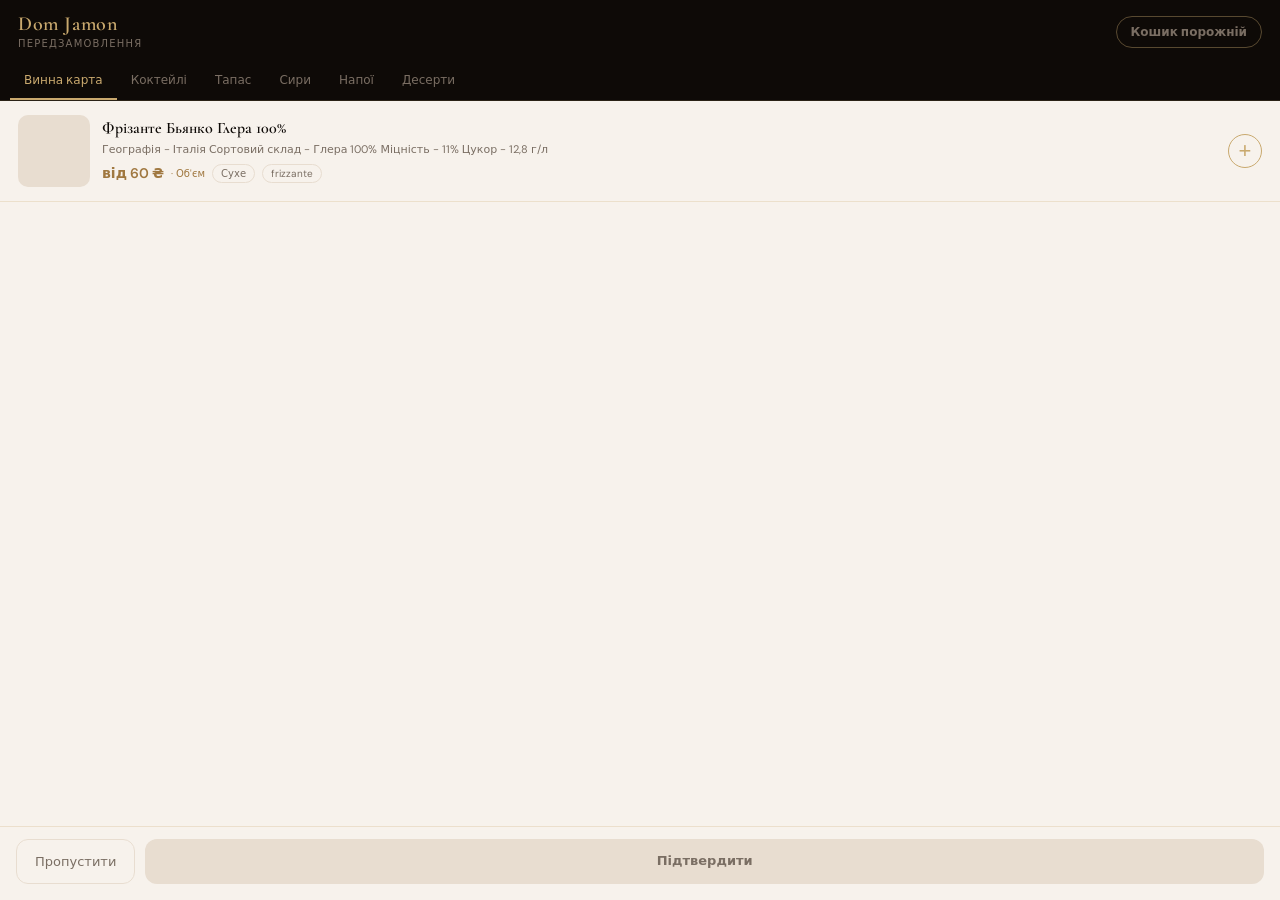
<file: templates/index.html>
<!DOCTYPE html>
<html lang="uk">
<head>
  <meta charset="UTF-8">
  <meta name="viewport" content="width=device-width, initial-scale=1.0, viewport-fit=cover">
  <title>Dom Jamon · Передзамовлення</title>
  <link
    href="https://fonts.googleapis.com/css2?family=Cormorant+Garamond:ital,wght@0,400;0,600;1,400&family=DM+Sans:wght@400;500;600&display=swap"
    rel="stylesheet"
  >
  <link rel="stylesheet" href="style.css">
  <script src="https://telegram.org/js/telegram-web-app.js"></script>
</head>
<body>

<!-- ── Main shell ──────────────────────────────── -->
<div class="shell">

  <div class="topbar">
    <div>
      <div class="brand-name">Dom Jamon</div>
      <div class="brand-sub">Передзамовлення</div>
    </div>
    <button class="cart-pill" id="cart-pill" onclick="openCartDrawer()">
      <span id="pill-label">Кошик порожній</span>
    </button>
  </div>

  <div class="cat-strip-wrap">
    <div class="cat-strip" id="cat-strip"></div>
  </div>

  <div class="scroll-area" id="scroll-area"></div>

</div>

<!-- ── Bottom bar ──────────────────────────────── -->
<div class="bottom-bar">
  <button class="btn-secondary" onclick="skip()">Пропустити</button>
  <button class="btn-primary" id="confirm-btn" disabled onclick="confirmOrder()">
    <span>Підтвердити</span>
    <span class="sub" id="confirm-sub"></span>
  </button>
</div>

<!-- ── Item popup ──────────────────────────────── -->
<div class="overlay" id="item-overlay" onclick="handleOverlayClick(event, 'item-overlay')">
  <div class="sheet">
    <div id="popup-img-wrap"></div>
    <div class="popup-scroll" id="popup-body"></div>
    <div class="sheet-footer">
      <button class="btn-secondary" onclick="closeItemPopup()">Закрити</button>
      <div class="popup-ctrl-wrap" id="popup-ctrl"></div>
    </div>
  </div>
</div>

<!-- ── Cart drawer ─────────────────────────────── -->
<div class="overlay" id="cart-overlay" onclick="handleOverlayClick(event, 'cart-overlay')">
  <div class="sheet">
    <div class="drawer-header">
      <span class="drawer-title">Ваше замовлення</span>
      <span class="drawer-total" id="drawer-total"></span>
    </div>
    <div class="drawer-body" id="drawer-body"></div>
    <div class="sheet-footer">
      <button class="btn-secondary" onclick="closeCartDrawer()">Продовжити вибір</button>
      <button class="btn-primary" id="drawer-confirm-btn" disabled onclick="confirmOrder()">
        <span>Підтвердити</span>
        <span class="sub" id="drawer-confirm-sub"></span>
      </button>
    </div>
  </div>
</div>

<!-- ── Menu data (inline; in production: fetched from menu.json) ── -->
<script src="app.js"></script>

</body>
</html>
</file>
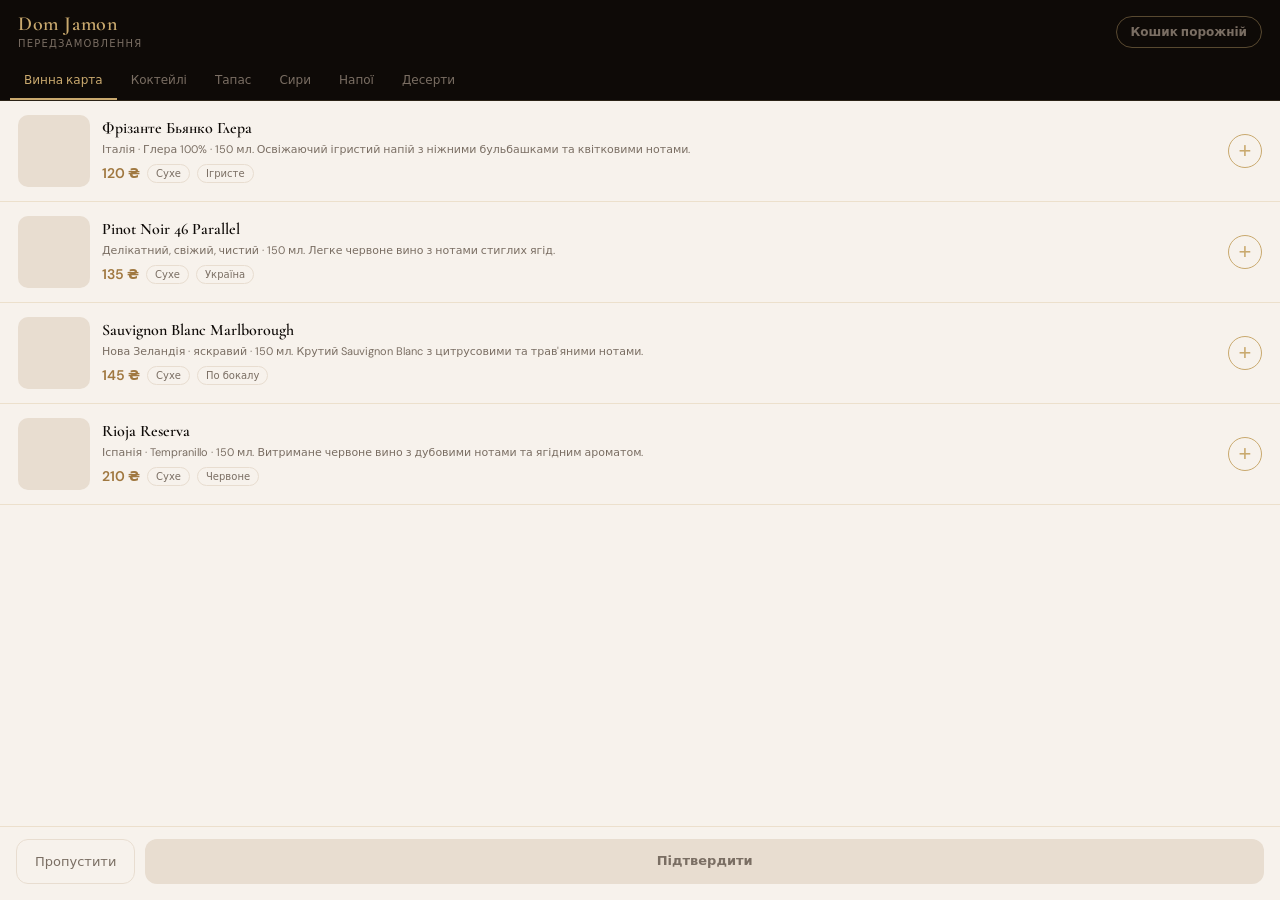
<file: public/preorder.html>
<!DOCTYPE html>
<html lang="uk">
<head>
  <meta charset="UTF-8">
  <meta name="viewport" content="width=device-width, initial-scale=1.0, viewport-fit=cover">
  <title>Dom Jamon · Передзамовлення</title>
  <link
    href="https://fonts.googleapis.com/css2?family=Cormorant+Garamond:ital,wght@0,400;0,600;1,400&family=DM+Sans:wght@400;500;600&display=swap"
    rel="stylesheet"
  >
  <style>
/* ============================================================
   Dom Jamon — Preorder WebApp
   ============================================================ */

:root {
  --ink:       #0e0a07;
  --paper:     #f7f2ec;
  --warm:      #e8ddd0;
  --gold:      #c9a96e;
  --gold-dim:  #a07840;
  --ember:     #b84a2a;
  --smoke:     #7a6e63;
  --line:      rgba(201, 169, 110, 0.25);
  --serif:     'Cormorant Garamond', Georgia, serif;
  --sans:      'DM Sans', system-ui, sans-serif;
}

*,
*::before,
*::after {
  margin: 0;
  padding: 0;
  box-sizing: border-box;
}

html,
body {
  height: 100%;
  width: 100%;
  background: var(--paper);
  color: var(--ink);
  font-family: var(--sans);
  overflow: hidden;
}

/* ── Layout ─────────────────────────────────────────── */

.shell {
  display: flex;
  flex-direction: column;
  height: 100dvh;
}

/* ── Topbar ─────────────────────────────────────────── */

.topbar {
  flex-shrink: 0;
  display: flex;
  align-items: center;
  justify-content: space-between;
  padding: 14px 18px 12px;
  background: var(--ink);
  gap: 12px;
}

.brand-name {
  font-family: var(--serif);
  font-size: 20px;
  font-weight: 600;
  color: var(--gold);
  letter-spacing: 0.03em;
  line-height: 1;
}

.brand-sub {
  font-size: 10px;
  color: var(--smoke);
  letter-spacing: 0.12em;
  text-transform: uppercase;
  margin-top: 3px;
}

.cart-pill {
  display: flex;
  align-items: center;
  gap: 7px;
  background: transparent;
  border: 1.5px solid rgba(201, 169, 110, 0.4);
  color: var(--smoke);
  border-radius: 100px;
  padding: 7px 14px;
  font-family: var(--sans);
  font-size: 12px;
  font-weight: 600;
  cursor: pointer;
  transition: all 0.2s;
  white-space: nowrap;
}

.cart-pill.has-items {
  background: var(--ember);
  border-color: var(--ember);
  color: #fff;
}

.cart-pill:active {
  transform: scale(0.95);
}

/* ── Category strip ──────────────────────────────────── */

.cat-strip-wrap {
  flex-shrink: 0;
  background: var(--ink);
  border-bottom: 1px solid rgba(201, 169, 110, 0.15);
}

.cat-strip {
  display: flex;
  overflow-x: auto;
  scrollbar-width: none;
  padding: 0 10px;
}

.cat-strip::-webkit-scrollbar {
  display: none;
}

.cat-tab {
  flex-shrink: 0;
  padding: 10px 14px;
  font-size: 12px;
  font-weight: 500;
  color: var(--smoke);
  cursor: pointer;
  border-bottom: 2px solid transparent;
  transition: color 0.15s, border-color 0.15s;
  white-space: nowrap;
}

.cat-tab.active {
  color: var(--gold);
  border-bottom-color: var(--gold);
}

/* ── Scroll area ─────────────────────────────────────── */

.scroll-area {
  flex: 1;
  overflow-y: auto;
  overflow-x: hidden;
  padding-bottom: 110px;
}

.scroll-area::-webkit-scrollbar {
  width: 3px;
}

.scroll-area::-webkit-scrollbar-thumb {
  background: var(--warm);
  border-radius: 2px;
}

/* ── Item card ───────────────────────────────────────── */

.item-card {
  display: flex;
  align-items: center;
  gap: 12px;
  padding: 14px 18px;
  border-bottom: 1px solid var(--line);
  position: relative;
  cursor: pointer;
  opacity: 0;
  transform: translateY(6px);
  animation: fadeUp 0.3s ease forwards;
  transition: background 0.15s;
}

.item-card:active {
  background: rgba(201, 169, 110, 0.06);
}

@keyframes fadeUp {
  to {
    opacity: 1;
    transform: none;
  }
}

.item-card.in-cart::before {
  content: '';
  position: absolute;
  left: 0;
  top: 0;
  bottom: 0;
  width: 3px;
  background: var(--gold);
}

.item-thumb {
  width: 72px;
  height: 72px;
  border-radius: 10px;
  object-fit: cover;
  flex-shrink: 0;
  background: var(--warm);
}

.item-thumb-placeholder {
  width: 72px;
  height: 72px;
  border-radius: 10px;
  flex-shrink: 0;
  background: var(--warm);
}

.item-body {
  flex: 1;
  min-width: 0;
}

.item-name {
  font-family: var(--serif);
  font-size: 16px;
  font-weight: 600;
  line-height: 1.2;
  margin-bottom: 3px;
}

.item-desc {
  font-size: 11px;
  color: var(--smoke);
  margin-bottom: 6px;
  line-height: 1.5;
  display: -webkit-box;
  -webkit-line-clamp: 2;
  -webkit-box-orient: vertical;
  overflow: hidden;
}

.item-footer {
  display: flex;
  align-items: center;
  gap: 7px;
  flex-wrap: wrap;
}

.item-price {
  font-size: 14px;
  font-weight: 600;
  color: var(--gold-dim);
}

.item-tag {
  font-size: 10px;
  padding: 2px 8px;
  border-radius: 100px;
  border: 1px solid var(--warm);
  color: var(--smoke);
}

.item-has-options {
  font-size: 10px;
  color: var(--gold-dim);
}

/* ── Item controls ───────────────────────────────────── */

.item-ctrl {
  flex-shrink: 0;
}

.add-btn {
  width: 34px;
  height: 34px;
  border-radius: 50%;
  border: 1.5px solid var(--gold);
  background: transparent;
  color: var(--gold);
  font-size: 22px;
  cursor: pointer;
  display: flex;
  align-items: center;
  justify-content: center;
  transition: background 0.15s, color 0.15s, transform 0.1s;
}

.add-btn:active,
.add-btn:hover {
  background: var(--gold);
  color: var(--ink);
}

.qty-row {
  display: flex;
  align-items: center;
  gap: 5px;
}

.qty-btn {
  width: 28px;
  height: 28px;
  border-radius: 50%;
  border: 1.5px solid var(--warm);
  background: transparent;
  color: var(--ink);
  font-size: 16px;
  cursor: pointer;
  display: flex;
  align-items: center;
  justify-content: center;
  transition: transform 0.1s;
}

.qty-btn:active {
  transform: scale(0.85);
}

.qty-btn.minus {
  color: var(--smoke);
}

.qty-btn.plus {
  border-color: var(--gold);
  color: var(--gold-dim);
}

.qty-num {
  font-size: 15px;
  font-weight: 600;
  min-width: 18px;
  text-align: center;
}

/* ── Shared overlay ──────────────────────────────────── */

.overlay {
  position: fixed;
  inset: 0;
  z-index: 100;
  background: rgba(14, 10, 7, 0.65);
  backdrop-filter: blur(4px);
  -webkit-backdrop-filter: blur(4px);
  display: flex;
  align-items: flex-end;
  opacity: 0;
  pointer-events: none;
  transition: opacity 0.25s ease;
}

.overlay.open {
  opacity: 1;
  pointer-events: all;
}

/* ── Sheet base (shared by popup + drawer) ───────────── */

.sheet {
  width: 100%;
  background: var(--paper);
  border-radius: 20px 20px 0 0;
  transform: translateY(100%);
  transition: transform 0.3s cubic-bezier(0.4, 0, 0.2, 1);
  max-height: 92dvh;
  display: flex;
  flex-direction: column;
}

.overlay.open .sheet {
  transform: translateY(0);
}

/* ── Item popup ──────────────────────────────────────── */

.popup-img {
  width: 100%;
  height: 210px;
  object-fit: cover;
  display: block;
  flex-shrink: 0;
  border-radius: 20px 20px 0 0;
}

.popup-img-placeholder {
  width: 100%;
  height: 140px;
  flex-shrink: 0;
  background: var(--warm);
  border-radius: 20px 20px 0 0;
}

.popup-scroll {
  flex: 1;
  overflow-y: auto;
  padding: 20px 20px 4px;
}

.popup-scroll::-webkit-scrollbar {
  width: 3px;
}

.popup-scroll::-webkit-scrollbar-thumb {
  background: var(--warm);
  border-radius: 2px;
}

.popup-name {
  font-family: var(--serif);
  font-size: 24px;
  font-weight: 600;
  line-height: 1.2;
  margin-bottom: 4px;
}

.popup-price {
  font-size: 18px;
  font-weight: 700;
  color: var(--gold-dim);
  margin-bottom: 12px;
}

.popup-desc {
  font-size: 14px;
  color: var(--smoke);
  line-height: 1.7;
  margin-bottom: 14px;
}

.popup-tags {
  display: flex;
  flex-wrap: wrap;
  gap: 7px;
  margin-bottom: 16px;
}

.popup-tag {
  font-size: 11px;
  padding: 4px 12px;
  border-radius: 100px;
  border: 1px solid var(--warm);
  color: var(--smoke);
}

/* ── Options ─────────────────────────────────────────── */

.options-section {
  margin-bottom: 16px;
}

.options-label {
  font-size: 11px;
  font-weight: 600;
  color: var(--smoke);
  text-transform: uppercase;
  letter-spacing: 0.08em;
  margin-bottom: 10px;
}

.options-grid {
  display: flex;
  flex-wrap: wrap;
  gap: 8px;
}

.option-chip {
  padding: 8px 16px;
  border-radius: 100px;
  border: 1.5px solid var(--warm);
  background: transparent;
  font-family: var(--sans);
  font-size: 13px;
  font-weight: 500;
  color: var(--ink);
  cursor: pointer;
  transition: all 0.15s;
  display: flex;
  flex-direction: column;
  align-items: center;
  gap: 1px;
}

.option-chip .opt-price {
  font-size: 11px;
  color: var(--smoke);
}

.option-chip.selected {
  border-color: var(--gold);
  background: rgba(201, 169, 110, 0.12);
  color: var(--gold-dim);
}

.option-chip.selected .opt-price {
  color: var(--gold-dim);
}

/* ── Sheet footer (shared) ───────────────────────────── */

.sheet-footer {
  padding: 14px 20px max(16px, env(safe-area-inset-bottom));
  display: flex;
  gap: 10px;
  background: var(--paper);
  border-top: 1px solid var(--line);
  flex-shrink: 0;
}

.btn-secondary {
  padding: 13px 18px;
  border-radius: 12px;
  border: 1.5px solid var(--warm);
  background: transparent;
  color: var(--smoke);
  font-family: var(--sans);
  font-size: 13px;
  font-weight: 500;
  cursor: pointer;
  white-space: nowrap;
  transition: border-color 0.15s, color 0.15s;
}

.btn-secondary:hover {
  border-color: var(--smoke);
  color: var(--ink);
}

.btn-primary {
  flex: 1;
  padding: 13px 16px;
  border-radius: 12px;
  border: none;
  background: var(--ink);
  color: var(--gold);
  font-family: var(--sans);
  font-size: 13px;
  font-weight: 600;
  cursor: pointer;
  display: flex;
  flex-direction: column;
  align-items: center;
  gap: 2px;
  transition: transform 0.1s, opacity 0.2s;
}

.btn-primary:active {
  transform: scale(0.98);
}

.btn-primary:disabled {
  background: var(--warm);
  color: var(--smoke);
  cursor: not-allowed;
}

.btn-primary .sub {
  font-size: 11px;
  opacity: 0.7;
  font-weight: 400;
}

/* popup-specific ctrl area */
.popup-ctrl-wrap {
  flex: 1;
  display: flex;
  align-items: center;
  justify-content: center;
}

.popup-qty-row {
  display: flex;
  align-items: center;
  justify-content: center;
  gap: 12px;
  flex: 1;
}

.popup-qty-btn {
  width: 38px;
  height: 38px;
  border-radius: 50%;
  border: 1.5px solid var(--warm);
  background: transparent;
  color: var(--ink);
  font-size: 20px;
  cursor: pointer;
  display: flex;
  align-items: center;
  justify-content: center;
  transition: transform 0.1s;
}

.popup-qty-btn:active {
  transform: scale(0.85);
}

.popup-qty-btn.minus {
  color: var(--smoke);
}

.popup-qty-btn.plus {
  border-color: var(--gold);
  color: var(--gold-dim);
}

.popup-qty-num {
  font-size: 20px;
  font-weight: 700;
  min-width: 28px;
  text-align: center;
}

/* ── Cart drawer ─────────────────────────────────────── */

.drawer-header {
  display: flex;
  align-items: baseline;
  justify-content: space-between;
  padding: 20px 20px 14px;
  border-bottom: 1px solid var(--line);
  flex-shrink: 0;
}

.drawer-title {
  font-family: var(--serif);
  font-size: 22px;
  font-weight: 600;
  font-style: italic;
}

.drawer-total {
  font-size: 16px;
  font-weight: 700;
  color: var(--gold-dim);
}

.drawer-body {
  flex: 1;
  overflow-y: auto;
}

.drawer-body::-webkit-scrollbar {
  width: 3px;
}

.drawer-body::-webkit-scrollbar-thumb {
  background: var(--warm);
  border-radius: 2px;
}

.cart-empty {
  display: flex;
  flex-direction: column;
  align-items: center;
  justify-content: center;
  padding: 48px 20px;
  gap: 8px;
  color: var(--smoke);
  font-size: 14px;
}

.cart-line {
  display: flex;
  align-items: center;
  gap: 12px;
  padding: 13px 20px;
  border-bottom: 1px solid var(--line);
}

.cart-line-info {
  flex: 1;
  min-width: 0;
}

.cart-line-name {
  font-family: var(--serif);
  font-size: 15px;
  font-weight: 600;
  line-height: 1.2;
}

.cart-line-option {
  font-size: 11px;
  color: var(--smoke);
  margin-top: 2px;
}

.cart-line-price {
  font-size: 13px;
  font-weight: 600;
  color: var(--gold-dim);
  margin-top: 4px;
}

.cart-line-price .unit {
  font-size: 11px;
  font-weight: 400;
  color: var(--smoke);
}

.cart-line-ctrl {
  display: flex;
  align-items: center;
  gap: 6px;
  flex-shrink: 0;
}

.cart-qty-btn {
  width: 28px;
  height: 28px;
  border-radius: 50%;
  border: 1.5px solid var(--warm);
  background: transparent;
  color: var(--ink);
  font-size: 16px;
  cursor: pointer;
  display: flex;
  align-items: center;
  justify-content: center;
  transition: transform 0.1s;
}

.cart-qty-btn:active {
  transform: scale(0.85);
}

.cart-qty-btn.minus {
  color: var(--smoke);
}

.cart-qty-btn.plus {
  border-color: var(--gold);
  color: var(--gold-dim);
}

.cart-qty-num {
  font-size: 14px;
  font-weight: 700;
  min-width: 20px;
  text-align: center;
}

/* ── Bottom bar ──────────────────────────────────────── */

.bottom-bar {
  position: fixed;
  bottom: 0;
  left: 0;
  right: 0;
  padding: 12px 16px max(16px, env(safe-area-inset-bottom));
  background: rgba(247, 242, 236, 0.96);
  backdrop-filter: blur(14px);
  -webkit-backdrop-filter: blur(14px);
  border-top: 1px solid var(--line);
  display: flex;
  gap: 10px;
}
  </style>
</head>
<body>

<div class="shell">
  <div class="topbar">
    <div>
      <div class="brand-name">Dom Jamon</div>
      <div class="brand-sub">Передзамовлення</div>
    </div>
    <button class="cart-pill" id="cart-pill" onclick="openCartDrawer()">
      <span id="pill-label">Кошик порожній</span>
    </button>
  </div>
  <div class="cat-strip-wrap">
    <div class="cat-strip" id="cat-strip"></div>
  </div>
  <div class="scroll-area" id="scroll-area"></div>
</div>

<div class="bottom-bar">
  <button class="btn-secondary" onclick="skip()">Пропустити</button>
  <button class="btn-primary" id="confirm-btn" disabled onclick="confirmOrder()">
    <span>Підтвердити</span>
    <span class="sub" id="confirm-sub"></span>
  </button>
</div>

<div class="overlay" id="item-overlay" onclick="handleOverlayClick(event, 'item-overlay')">
  <div class="sheet">
    <div id="popup-img-wrap"></div>
    <div class="popup-scroll" id="popup-body"></div>
    <div class="sheet-footer">
      <button class="btn-secondary" onclick="closeItemPopup()">Закрити</button>
      <div class="popup-ctrl-wrap" id="popup-ctrl"></div>
    </div>
  </div>
</div>

<div class="overlay" id="cart-overlay" onclick="handleOverlayClick(event, 'cart-overlay')">
  <div class="sheet">
    <div class="drawer-header">
      <span class="drawer-title">Ваше замовлення</span>
      <span class="drawer-total" id="drawer-total"></span>
    </div>
    <div class="drawer-body" id="drawer-body"></div>
    <div class="sheet-footer">
      <button class="btn-secondary" onclick="closeCartDrawer()">Продовжити вибір</button>
      <button class="btn-primary" id="drawer-confirm-btn" disabled onclick="confirmOrder()">
        <span>Підтвердити</span>
        <span class="sub" id="drawer-confirm-sub"></span>
      </button>
    </div>
  </div>
</div>

<script>
/* Menu data — in production, fetch from menu.json instead */
window.MENU = {
  "categories": [
    {
      "id": "wines",
      "name": "Винна карта",
      "items": [
        { "id": 1,  "name": "Фрізанте Бьянко Глера",        "price": 120, "desc": "Італія · Глера 100% · 150 мл. Освіжаючий ігристий напій з ніжними бульбашками та квітковими нотами.",       "tags": ["Сухе", "Ігристе"],     "image": null },
        { "id": 2,  "name": "Pinot Noir 46 Parallel",        "price": 135, "desc": "Делікатний, свіжий, чистий · 150 мл. Легке червоне вино з нотами стиглих ягід.",                             "tags": ["Сухе", "Україна"],     "image": null },
        { "id": 3,  "name": "Sauvignon Blanc Marlborough",   "price": 145, "desc": "Нова Зеландія · яскравий · 150 мл. Крутий Sauvignon Blanc з цитрусовими та трав'яними нотами.",              "tags": ["Сухе", "По бокалу"],   "image": null },
        { "id": 4,  "name": "Rioja Reserva",                 "price": 210, "desc": "Іспанія · Tempranillo · 150 мл. Витримане червоне вино з дубовими нотами та ягідним ароматом.",               "tags": ["Сухе", "Червоне"],     "image": null }
      ]
    },
    {
      "id": "cocktails",
      "name": "Коктейлі",
      "items": [
        { "id": 10, "name": "Aperol Spritz",   "price": 180, "desc": "Aperol, Prosecco, содова, апельсин. Класичний італійський аперитив з гірко-солодким смаком.",                              "tags": ["Алко"],                "image": null },
        { "id": 11, "name": "Mojito",           "price": 160, "desc": "Ром, м'ята, лайм, цукор, содова. Освіжаючий кубинський коктейль.",                                                        "tags": ["Алко"],                "image": null },
        { "id": 12, "name": "Sangria Blanca",   "price": 170, "desc": "Біле вино, фрукти, лимон · 300 мл. Фірмовий рецепт.",                                                                     "tags": ["Алко", "Фірмовий"],   "image": null }
      ]
    },
    {
      "id": "tapas",
      "name": "Тапас",
      "items": [
        { "id": 20, "name": "Хамон Іберіко",          "price": 320, "desc": "Витриманий іспанський хамон зі свиней породи іберіко, 80 г. Характерний горіховий смак і насичений аромат.", "tags": ["М'ясне"],              "image": "https://upload.wikimedia.org/wikipedia/commons/thumb/1/11/Jam%C3%B3n_iberico.jpg/1280px-Jam%C3%B3n_iberico.jpg" },
        { "id": 21, "name": "Чоризо на грилі",        "price": 195, "desc": "Гостра іспанська ковбаса з паприкою та часником, 100 г.",                                                    "tags": ["М'ясне", "Гостре"],    "image": null },
        { "id": 22, "name": "Патас Бравас",            "price": 150, "desc": "Хрустка смажена картопля з фірмовим гострим соусом браваc.",                                                  "tags": ["Вегетаріанське"],      "image": null },
        { "id": 23, "name": "Брускета з томатами",     "price": 120, "desc": "Підсмажений хліб з натертим томатом, часником та оливковою олією.",                                           "tags": ["Вегетаріанське"],      "image": null }
      ]
    },
    {
      "id": "cheese",
      "name": "Сири",
      "items": [
        { "id": 30, "name": "Манчего 6 місяців", "price": 210, "desc": "Іспанський овечий сир витримки 6 місяців, 80 г.", "tags": ["Сир"],                  "image": null },
        { "id": 31, "name": "Сирна тарілка",     "price": 380, "desc": "Асорті 4 іспанських сирів з медом, волоськими горіхами та виноградом.", "tags": ["Сир", "Від шефа"],  "image": null }
      ]
    },
    {
      "id": "drinks",
      "name": "Напої",
      "items": [
        {
          "id": 40, "name": "Вода мінеральна", "price": 60,
          "desc": "Негазована або газована мінеральна вода.",
          "tags": [], "image": null,
          "options": {
            "label": "Об'єм",
            "choices": [
              { "label": "0.5 л", "price": 60  },
              { "label": "1 л",   "price": 90  },
              { "label": "1.5 л", "price": 120 }
            ]
          }
        },
        {
          "id": 41, "name": "Свіжий сік", "price": 120,
          "desc": "Свіжовичавлений сік на ваш вибір.",
          "tags": ["Без алко"], "image": null,
          "options": {
            "label": "Смак",
            "choices": [
              { "label": "Апельсин", "price": 120 },
              { "label": "Яблуко",   "price": 110 },
              { "label": "Морква",   "price": 100 }
            ]
          }
        },
        {
          "id": 42, "name": "Лимонад", "price": 130,
          "desc": "Домашній лимонад із сезонними фруктами · 400 мл.",
          "tags": ["Без алко"], "image": null,
          "options": {
            "label": "Розмір",
            "choices": [
              { "label": "400 мл", "price": 130 },
              { "label": "700 мл", "price": 200 },
              { "label": "1.5 л",  "price": 350 }
            ]
          }
        }
      ]
    },
    {
      "id": "desserts",
      "name": "Десерти",
      "items": [
        { "id": 50, "name": "Крем Каталана", "price": 145, "desc": "Класичний каталонський десерт — ніжний крем з карамельною скоринкою.", "tags": ["Десерт", "Від шефа"], "image": null },
        {
          "id": 51, "name": "Куля морозива", "price": 55,
          "desc": "Домашнє морозиво на ваш вибір.",
          "tags": ["Десерт"], "image": null,
          "options": {
            "label": "Смак",
            "choices": [
              { "label": "Ваніль",   "price": 55 },
              { "label": "Шоколад",  "price": 55 },
              { "label": "Полуниця", "price": 60 }
            ]
          }
        }
      ]
    }
  ]
};
</script>
<script>
/* ============================================================
   Dom Jamon — Preorder WebApp  ·  app.js
   ============================================================ */

// ---------------------------------------------------------------------------
// Telegram WebApp — with browser preview fallback
// ---------------------------------------------------------------------------

const tg = window.Telegram?.WebApp ?? {
  ready:    () => {},
  expand:   () => {},
  sendData: (data) => console.log('[tg.sendData]', JSON.parse(data)),
  close:    () => {
    // Preview fallback: show a full-screen confirmation instead of closing
    document.body.innerHTML = `
      <div style="
        height:100dvh; display:flex; flex-direction:column;
        align-items:center; justify-content:center; gap:16px;
        background:#0e0a07; color:#c9a96e;
        font-family:'DM Sans',sans-serif; text-align:center; padding:32px;
      ">
        <div style="font-family:'Cormorant Garamond',serif; font-size:28px; font-style:italic;">
          Дякуємо!
        </div>
        <div style="font-size:14px; color:#7a6e63; line-height:1.6;">
          У реальному Telegram WebApp<br>застосунок закривається тут<br>і бот продовжує розмову.
        </div>
      </div>`;
  },
};

tg.ready();
tg.expand();

// ---------------------------------------------------------------------------
// State
// ---------------------------------------------------------------------------

const STORAGE_KEY = 'domjamon_cart_v1';

// key = "<itemId>" for plain items, "<itemId>:<optionLabel>" for options
// value = { name, option, price, qty, itemId }
const cart = {};

let popupItemId         = null;
let popupSelectedOption = null;

// ---------------------------------------------------------------------------
// Persistence
// ---------------------------------------------------------------------------

function saveCart() {
  try { localStorage.setItem(STORAGE_KEY, JSON.stringify(cart)); } catch (_) {}
}

function loadCart() {
  try {
    const raw = localStorage.getItem(STORAGE_KEY);
    if (raw) Object.assign(cart, JSON.parse(raw));
  } catch (_) {}
}

// ---------------------------------------------------------------------------
// Build UI
// ---------------------------------------------------------------------------

function buildUI(data) {
  const area  = document.getElementById('scroll-area');
  const strip = document.getElementById('cat-strip');
  area.innerHTML  = '';
  strip.innerHTML = '';

  data.categories.forEach((cat, ci) => {

    // Tab
    const tab       = document.createElement('div');
    tab.className   = 'cat-tab' + (ci === 0 ? ' active' : '');
    tab.textContent = cat.name;
    tab.dataset.id  = cat.id;
    tab.onclick     = () => switchCategory(cat.id);
    strip.appendChild(tab);

    // Block
    const blk         = document.createElement('div');
    blk.id            = 'blk-' + cat.id;
    blk.style.display = ci === 0 ? 'block' : 'none';

    cat.items.forEach((item, ii) => {
      const card              = document.createElement('div');
      card.className          = 'item-card';
      card.id                 = 'card-' + item.id;
      card.style.animationDelay = (ii * 40) + 'ms';

      const thumbHTML = item.image
        ? `<img class="item-thumb" src="${item.image}" alt="${item.name}" loading="lazy">`
        : `<div class="item-thumb-placeholder"></div>`;

      const fromPrice  = item.options
        ? Math.min(...item.options.choices.map(c => c.price))
        : item.price;
      const priceLabel = item.options ? 'від ' + fromPrice + ' ₴' : item.price + ' ₴';
      const optHint    = item.options
        ? `<span class="item-has-options">· ${item.options.label}</span>`
        : '';

      card.innerHTML = `
        ${thumbHTML}
        <div class="item-body">
          <div class="item-name">${item.name}</div>
          <div class="item-desc">${item.desc}</div>
          <div class="item-footer">
            <span class="item-price">${priceLabel}</span>
            ${optHint}
            ${item.tags.map(t => `<span class="item-tag">${t}</span>`).join('')}
          </div>
        </div>
        <div class="item-ctrl" id="ctrl-${item.id}">
          <button class="add-btn"
            onclick="event.stopPropagation(); handleAdd(${item.id})">+</button>
        </div>
      `;

      card.addEventListener('click', (e) => {
        if (e.target.closest('.item-ctrl')) return;
        openItemPopup(item.id);
      });

      blk.appendChild(card);
    });

    area.appendChild(blk);
  });
}

// ---------------------------------------------------------------------------
// Category switching
// ---------------------------------------------------------------------------

function switchCategory(id) {
  document.querySelectorAll('.cat-tab').forEach(t =>
    t.classList.toggle('active', t.dataset.id === id),
  );

  document.querySelectorAll('[id^=blk-]').forEach(blk => {
    const visible = blk.id === 'blk-' + id;
    blk.style.display = visible ? 'block' : 'none';
    if (visible) {
      blk.querySelectorAll('.item-card').forEach((card, i) => {
        card.style.animation      = 'none';
        card.offsetHeight;                      // force reflow
        card.style.animation      = '';
        card.style.animationDelay = (i * 40) + 'ms';
      });
    }
  });

  document.getElementById('scroll-area').scrollTop = 0;
  document.querySelector('.cat-tab.active')
    ?.scrollIntoView({ inline: 'center', block: 'nearest' });
}

// ---------------------------------------------------------------------------
// Item popup
// ---------------------------------------------------------------------------

function openItemPopup(id) {
  const item = findItem(id);
  if (!item) return;

  popupItemId         = id;
  popupSelectedOption = item.options ? item.options.choices[0] : null;

  document.getElementById('popup-img-wrap').innerHTML = item.image
    ? `<img class="popup-img" src="${item.image}" alt="${item.name}">`
    : `<div class="popup-img-placeholder"></div>`;

  const optionsHTML = item.options ? `
    <div class="options-section">
      <div class="options-label">${item.options.label}</div>
      <div class="options-grid">
        ${item.options.choices.map((c, i) => `
          <button
            class="option-chip ${i === 0 ? 'selected' : ''}"
            id="opt-${id}-${i}"
            onclick="selectOption(${id}, ${i})"
          >${c.label}<span class="opt-price">${c.price} ₴</span></button>
        `).join('')}
      </div>
    </div>
  ` : '';

  document.getElementById('popup-body').innerHTML = `
    <div class="popup-name">${item.name}</div>
    <div class="popup-price" id="popup-price">
      ${(popupSelectedOption?.price ?? item.price)} ₴
    </div>
    <div class="popup-desc">${item.desc}</div>
    ${optionsHTML}
    <div class="popup-tags">
      ${item.tags.map(t => `<span class="popup-tag">${t}</span>`).join('')}
    </div>
  `;

  renderPopupCtrl();
  openOverlay('item-overlay');
}

function selectOption(itemId, idx) {
  const item          = findItem(itemId);
  popupSelectedOption = item.options.choices[idx];

  item.options.choices.forEach((_, i) =>
    document.getElementById(`opt-${itemId}-${i}`)
      ?.classList.toggle('selected', i === idx),
  );

  document.getElementById('popup-price').textContent =
    popupSelectedOption.price + ' ₴';

  renderPopupCtrl();
}

function renderPopupCtrl() {
  const ctrl = document.getElementById('popup-ctrl');
  const key  = cartKey(popupItemId, popupSelectedOption);
  const qty  = cart[key]?.qty ?? 0;

  if (qty === 0) {
    ctrl.innerHTML = `
      <button class="btn-primary" style="flex:1" onclick="popupAdd()">
        Додати до замовлення
      </button>`;
  } else {
    ctrl.innerHTML = `
      <div class="popup-qty-row">
        <button class="popup-qty-btn minus" onclick="popupRemove()">−</button>
        <span class="popup-qty-num">${qty}</span>
        <button class="popup-qty-btn plus"  onclick="popupAdd()">+</button>
      </div>`;
  }
}

function popupAdd() {
  const item  = findItem(popupItemId);
  const opt   = popupSelectedOption;
  const key   = cartKey(popupItemId, opt);
  const price = opt ? opt.price : item.price;

  if (!cart[key]) {
    cart[key] = {
      name:   item.name,
      option: opt?.label ?? null,
      price,
      qty:    0,
      itemId: popupItemId,
    };
  }

  cart[key].qty++;
  saveCart();
  renderPopupCtrl();
  renderCardCtrl(popupItemId);
  updateBar();
}

function popupRemove() {
  const key = cartKey(popupItemId, popupSelectedOption);
  if (!cart[key]) return;

  cart[key].qty = Math.max(0, cart[key].qty - 1);
  if (cart[key].qty === 0) delete cart[key];

  saveCart();
  renderPopupCtrl();
  renderCardCtrl(popupItemId);
  updateBar();
}

// ---------------------------------------------------------------------------
// Cart drawer
// ---------------------------------------------------------------------------

function openCartDrawer() {
  renderCartDrawer();
  openOverlay('cart-overlay');
}

function renderCartDrawer() {
  const body       = document.getElementById('drawer-body');
  const totalEl    = document.getElementById('drawer-total');
  const confirmBtn = document.getElementById('drawer-confirm-btn');
  const confirmSub = document.getElementById('drawer-confirm-sub');

  const entries    = Object.entries(cart).filter(([, v]) => v.qty > 0);
  const grandTotal = entries.reduce((s, [, v]) => s + v.qty * v.price, 0);
  const count      = entries.reduce((s, [, v]) => s + v.qty, 0);

  totalEl.textContent    = grandTotal > 0 ? grandTotal + ' ₴' : '';
  confirmBtn.disabled    = count === 0;
  confirmSub.textContent = count > 0 ? 'Разом: ' + grandTotal + ' ₴' : '';

  if (entries.length === 0) {
    body.innerHTML = `<div class="cart-empty">Кошик порожній</div>`;
    return;
  }

  body.innerHTML = entries.map(([key, v]) => `
    <div class="cart-line">
      <div class="cart-line-info">
        <div class="cart-line-name">${v.name}</div>
        ${v.option ? `<div class="cart-line-option">${v.option}</div>` : ''}
        <div class="cart-line-price">
          ${v.price * v.qty} ₴
          <span class="unit">${v.price} ₴ × ${v.qty}</span>
        </div>
      </div>
      <div class="cart-line-ctrl">
        <button class="cart-qty-btn minus"
          onclick="cartChangeQty('${key}', -1)">−</button>
        <span class="cart-qty-num">${v.qty}</span>
        <button class="cart-qty-btn plus"
          onclick="cartChangeQty('${key}', +1)">+</button>
      </div>
    </div>
  `).join('');
}

function cartChangeQty(key, delta) {
  if (!cart[key]) return;

  const itemId = cart[key].itemId ?? parseInt(key.split(':')[0], 10);
  cart[key].qty = Math.max(0, cart[key].qty + delta);
  if (cart[key].qty === 0) delete cart[key];

  saveCart();
  renderCardCtrl(itemId);
  updateBar();
  renderCartDrawer();
}

// ---------------------------------------------------------------------------
// Card controls
// ---------------------------------------------------------------------------

function handleAdd(id) {
  findItem(id).options ? openItemPopup(id) : addSimple(id);
}

function addSimple(id) {
  const item = findItem(id);
  const key  = String(id);
  if (!cart[key]) {
    cart[key] = { name: item.name, option: null, price: item.price, qty: 0, itemId: id };
  }
  cart[key].qty++;
  saveCart();
  renderCardCtrl(id);
  updateBar();
}

function removeSimple(id) {
  const key = String(id);
  if (!cart[key]) return;
  cart[key].qty = Math.max(0, cart[key].qty - 1);
  if (cart[key].qty === 0) delete cart[key];
  saveCart();
  renderCardCtrl(id);
  updateBar();
}

function renderCardCtrl(id) {
  const ctrl = document.getElementById('ctrl-' + id);
  const card = document.getElementById('card-' + id);
  if (!ctrl) return;

  const item     = findItem(id);
  const totalQty = Object.entries(cart)
    .filter(([k]) => k === String(id) || k.startsWith(id + ':'))
    .reduce((s, [, v]) => s + v.qty, 0);

  card.classList.toggle('in-cart', totalQty > 0);

  if (item.options) {
    ctrl.innerHTML = totalQty === 0
      ? `<button class="add-btn"
           onclick="event.stopPropagation(); openItemPopup(${id})">+</button>`
      : `<div class="qty-row">
           <button class="qty-btn plus"
             style="width:auto;padding:0 10px;border-radius:100px;font-size:12px;font-weight:600;"
             onclick="event.stopPropagation(); openItemPopup(${id})">
             ${totalQty} змінити
           </button>
         </div>`;
  } else {
    ctrl.innerHTML = totalQty === 0
      ? `<button class="add-btn"
           onclick="event.stopPropagation(); addSimple(${id})">+</button>`
      : `<div class="qty-row">
           <button class="qty-btn minus"
             onclick="event.stopPropagation(); removeSimple(${id})">−</button>
           <span class="qty-num">${totalQty}</span>
           <button class="qty-btn plus"
             onclick="event.stopPropagation(); addSimple(${id})">+</button>
         </div>`;
  }
}

// ---------------------------------------------------------------------------
// Bottom bar
// ---------------------------------------------------------------------------

function updateBar() {
  const vals  = Object.values(cart);
  const count = vals.reduce((s, i) => s + i.qty, 0);
  const total = vals.reduce((s, i) => s + i.qty * i.price, 0);

  document.getElementById('cart-pill').classList.toggle('has-items', count > 0);
  document.getElementById('pill-label').textContent = count > 0
    ? count + ' ' + plural(count, 'позиція', 'позиції', 'позицій')
    : 'Кошик порожній';

  document.getElementById('confirm-btn').disabled = count === 0;
  document.getElementById('confirm-sub').textContent =
    count > 0 ? 'Разом: ' + total + ' ₴' : '';
}

// ---------------------------------------------------------------------------
// Confirm & skip  →  send data then close the WebApp
// ---------------------------------------------------------------------------

function confirmOrder() {
  const vals = Object.values(cart).filter(i => i.qty > 0);
  if (!vals.length) return;

  tg.sendData(JSON.stringify({
    action: 'preorder',
    items:  vals.map(i => ({ name: i.name, option: i.option, qty: i.qty, price: i.price })),
    total:  vals.reduce((s, i) => s + i.qty * i.price, 0),
  }));

  localStorage.removeItem(STORAGE_KEY);
  tg.close();
}

function skip() {
  tg.sendData(JSON.stringify({ action: 'skip' }));
  tg.close();
}

// ---------------------------------------------------------------------------
// Overlay helpers
// ---------------------------------------------------------------------------

function openOverlay(id) {
  document.getElementById(id).classList.add('open');
  document.body.style.overflow = 'hidden';
}

function closeOverlay(id) {
  document.getElementById(id).classList.remove('open');
  document.body.style.overflow = '';
}

function handleOverlayClick(e, id) {
  if (e.target === document.getElementById(id)) closeOverlay(id);
}

function closeItemPopup() {
  closeOverlay('item-overlay');
  popupItemId         = null;
  popupSelectedOption = null;
}

function closeCartDrawer() {
  closeOverlay('cart-overlay');
}

// ---------------------------------------------------------------------------
// Utilities
// ---------------------------------------------------------------------------

function cartKey(id, opt) {
  return opt ? `${id}:${opt.label}` : String(id);
}

function findItem(id) {
  for (const cat of MENU.categories) {
    for (const item of cat.items) {
      if (item.id === id) return item;
    }
  }
  return null;
}

function plural(n, one, few, many) {
  const m10  = n % 10;
  const m100 = n % 100;
  if (m10 === 1 && m100 !== 11)                                 return one;
  if ([2, 3, 4].includes(m10) && ![12, 13, 14].includes(m100)) return few;
  return many;
}

// ---------------------------------------------------------------------------
// Boot
// ---------------------------------------------------------------------------

loadCart();
buildUI(MENU);
MENU.categories.forEach(cat => cat.items.forEach(item => renderCardCtrl(item.id)));
updateBar();
</script>
</body>
</html>
</file>
<file: templates/style.css>
/* ============================================================
   Dom Jamon — Preorder WebApp
   ============================================================ */

:root {
  --ink:       #0e0a07;
  --paper:     #f7f2ec;
  --warm:      #e8ddd0;
  --gold:      #c9a96e;
  --gold-dim:  #a07840;
  --ember:     #b84a2a;
  --smoke:     #7a6e63;
  --line:      rgba(201, 169, 110, 0.25);
  --serif:     'Cormorant Garamond', Georgia, serif;
  --sans:      'DM Sans', system-ui, sans-serif;
}

*,
*::before,
*::after {
  margin: 0;
  padding: 0;
  box-sizing: border-box;
}

html,
body {
  height: 100%;
  width: 100%;
  background: var(--paper);
  color: var(--ink);
  font-family: var(--sans);
  overflow: hidden;
}

/* ── Layout ─────────────────────────────────────────── */

.shell {
  display: flex;
  flex-direction: column;
  height: 100dvh;
}

/* ── Topbar ─────────────────────────────────────────── */

.topbar {
  flex-shrink: 0;
  display: flex;
  align-items: center;
  justify-content: space-between;
  padding: 14px 18px 12px;
  background: var(--ink);
  gap: 12px;
}

.brand-name {
  font-family: var(--serif);
  font-size: 20px;
  font-weight: 600;
  color: var(--gold);
  letter-spacing: 0.03em;
  line-height: 1;
}

.brand-sub {
  font-size: 10px;
  color: var(--smoke);
  letter-spacing: 0.12em;
  text-transform: uppercase;
  margin-top: 3px;
}

.cart-pill {
  display: flex;
  align-items: center;
  gap: 7px;
  background: transparent;
  border: 1.5px solid rgba(201, 169, 110, 0.4);
  color: var(--smoke);
  border-radius: 100px;
  padding: 7px 14px;
  font-family: var(--sans);
  font-size: 12px;
  font-weight: 600;
  cursor: pointer;
  transition: all 0.2s;
  white-space: nowrap;
}

.cart-pill.has-items {
  background: var(--ember);
  border-color: var(--ember);
  color: #fff;
}

.cart-pill:active {
  transform: scale(0.95);
}

/* ── Category strip ──────────────────────────────────── */

.cat-strip-wrap {
  flex-shrink: 0;
  background: var(--ink);
  border-bottom: 1px solid rgba(201, 169, 110, 0.15);
}

.cat-strip {
  display: flex;
  overflow-x: auto;
  scrollbar-width: none;
  padding: 0 10px;
}

.cat-strip::-webkit-scrollbar {
  display: none;
}

.cat-tab {
  flex-shrink: 0;
  padding: 10px 14px;
  font-size: 12px;
  font-weight: 500;
  color: var(--smoke);
  cursor: pointer;
  border-bottom: 2px solid transparent;
  transition: color 0.15s, border-color 0.15s;
  white-space: nowrap;
}

.cat-tab.active {
  color: var(--gold);
  border-bottom-color: var(--gold);
}

/* ── Scroll area ─────────────────────────────────────── */

.scroll-area {
  flex: 1;
  overflow-y: auto;
  overflow-x: hidden;
  padding-bottom: 110px;
}

.scroll-area::-webkit-scrollbar {
  width: 3px;
}

.scroll-area::-webkit-scrollbar-thumb {
  background: var(--warm);
  border-radius: 2px;
}

/* ── Item card ───────────────────────────────────────── */

.item-card {
  display: flex;
  align-items: center;
  gap: 12px;
  padding: 14px 18px;
  border-bottom: 1px solid var(--line);
  position: relative;
  cursor: pointer;
  opacity: 0;
  transform: translateY(6px);
  animation: fadeUp 0.3s ease forwards;
  transition: background 0.15s;
}

.item-card:active {
  background: rgba(201, 169, 110, 0.06);
}

@keyframes fadeUp {
  to {
    opacity: 1;
    transform: none;
  }
}

.item-card.in-cart::before {
  content: '';
  position: absolute;
  left: 0;
  top: 0;
  bottom: 0;
  width: 3px;
  background: var(--gold);
}

.item-thumb {
  width: 72px;
  height: 72px;
  border-radius: 10px;
  object-fit: cover;
  flex-shrink: 0;
  background: var(--warm);
}

.item-thumb-placeholder {
  width: 72px;
  height: 72px;
  border-radius: 10px;
  flex-shrink: 0;
  background: var(--warm);
}

.item-body {
  flex: 1;
  min-width: 0;
}

.item-name {
  font-family: var(--serif);
  font-size: 16px;
  font-weight: 600;
  line-height: 1.2;
  margin-bottom: 3px;
}

.item-desc {
  font-size: 11px;
  color: var(--smoke);
  margin-bottom: 6px;
  line-height: 1.5;
  display: -webkit-box;
  -webkit-line-clamp: 2;
  -webkit-box-orient: vertical;
  overflow: hidden;
}

.item-footer {
  display: flex;
  align-items: center;
  gap: 7px;
  flex-wrap: wrap;
}

.item-price {
  font-size: 14px;
  font-weight: 600;
  color: var(--gold-dim);
}

.item-tag {
  font-size: 10px;
  padding: 2px 8px;
  border-radius: 100px;
  border: 1px solid var(--warm);
  color: var(--smoke);
}

.item-has-options {
  font-size: 10px;
  color: var(--gold-dim);
}

/* ── Item controls ───────────────────────────────────── */

.item-ctrl {
  flex-shrink: 0;
}

.add-btn {
  width: 34px;
  height: 34px;
  border-radius: 50%;
  border: 1.5px solid var(--gold);
  background: transparent;
  color: var(--gold);
  font-size: 22px;
  cursor: pointer;
  display: flex;
  align-items: center;
  justify-content: center;
  transition: background 0.15s, color 0.15s, transform 0.1s;
}

.add-btn:active,
.add-btn:hover {
  background: var(--gold);
  color: var(--ink);
}

.qty-row {
  display: flex;
  align-items: center;
  gap: 5px;
}

.qty-btn {
  width: 28px;
  height: 28px;
  border-radius: 50%;
  border: 1.5px solid var(--warm);
  background: transparent;
  color: var(--ink);
  font-size: 16px;
  cursor: pointer;
  display: flex;
  align-items: center;
  justify-content: center;
  transition: transform 0.1s;
}

.qty-btn:active {
  transform: scale(0.85);
}

.qty-btn.minus {
  color: var(--smoke);
}

.qty-btn.plus {
  border-color: var(--gold);
  color: var(--gold-dim);
}

.qty-num {
  font-size: 15px;
  font-weight: 600;
  min-width: 18px;
  text-align: center;
}

/* ── Shared overlay ──────────────────────────────────── */

.overlay {
  position: fixed;
  inset: 0;
  z-index: 100;
  background: rgba(14, 10, 7, 0.65);
  backdrop-filter: blur(4px);
  -webkit-backdrop-filter: blur(4px);
  display: flex;
  align-items: flex-end;
  opacity: 0;
  pointer-events: none;
  transition: opacity 0.25s ease;
}

.overlay.open {
  opacity: 1;
  pointer-events: all;
}

/* ── Sheet base (shared by popup + drawer) ───────────── */

.sheet {
  width: 100%;
  background: var(--paper);
  border-radius: 20px 20px 0 0;
  transform: translateY(100%);
  transition: transform 0.3s cubic-bezier(0.4, 0, 0.2, 1);
  max-height: 92dvh;
  display: flex;
  flex-direction: column;
}

.overlay.open .sheet {
  transform: translateY(0);
}

/* ── Item popup ──────────────────────────────────────── */

.popup-img {
  width: 100%;
  height: 210px;
  object-fit: cover;
  display: block;
  flex-shrink: 0;
  border-radius: 20px 20px 0 0;
}

.popup-img-placeholder {
  width: 100%;
  height: 140px;
  flex-shrink: 0;
  background: var(--warm);
  border-radius: 20px 20px 0 0;
}

.popup-scroll {
  flex: 1;
  overflow-y: auto;
  padding: 20px 20px 4px;
}

.popup-scroll::-webkit-scrollbar {
  width: 3px;
}

.popup-scroll::-webkit-scrollbar-thumb {
  background: var(--warm);
  border-radius: 2px;
}

.popup-name {
  font-family: var(--serif);
  font-size: 24px;
  font-weight: 600;
  line-height: 1.2;
  margin-bottom: 4px;
}

.popup-price {
  font-size: 18px;
  font-weight: 700;
  color: var(--gold-dim);
  margin-bottom: 12px;
}

.popup-desc {
  font-size: 14px;
  color: var(--smoke);
  line-height: 1.7;
  margin-bottom: 14px;
}

.popup-tags {
  display: flex;
  flex-wrap: wrap;
  gap: 7px;
  margin-bottom: 16px;
}

.popup-tag {
  font-size: 11px;
  padding: 4px 12px;
  border-radius: 100px;
  border: 1px solid var(--warm);
  color: var(--smoke);
}

/* ── Options ─────────────────────────────────────────── */

.options-section {
  margin-bottom: 16px;
}

.options-label {
  font-size: 11px;
  font-weight: 600;
  color: var(--smoke);
  text-transform: uppercase;
  letter-spacing: 0.08em;
  margin-bottom: 10px;
}

.options-grid {
  display: flex;
  flex-wrap: wrap;
  gap: 8px;
}

.option-chip {
  padding: 8px 16px;
  border-radius: 100px;
  border: 1.5px solid var(--warm);
  background: transparent;
  font-family: var(--sans);
  font-size: 13px;
  font-weight: 500;
  color: var(--ink);
  cursor: pointer;
  transition: all 0.15s;
  display: flex;
  flex-direction: column;
  align-items: center;
  gap: 1px;
}

.option-chip .opt-price {
  font-size: 11px;
  color: var(--smoke);
}

.option-chip.selected {
  border-color: var(--gold);
  background: rgba(201, 169, 110, 0.12);
  color: var(--gold-dim);
}

.option-chip.selected .opt-price {
  color: var(--gold-dim);
}

/* ── Sheet footer (shared) ───────────────────────────── */

.sheet-footer {
  padding: 14px 20px max(16px, env(safe-area-inset-bottom));
  display: flex;
  gap: 10px;
  background: var(--paper);
  border-top: 1px solid var(--line);
  flex-shrink: 0;
}

.btn-secondary {
  padding: 13px 18px;
  border-radius: 12px;
  border: 1.5px solid var(--warm);
  background: transparent;
  color: var(--smoke);
  font-family: var(--sans);
  font-size: 13px;
  font-weight: 500;
  cursor: pointer;
  white-space: nowrap;
  transition: border-color 0.15s, color 0.15s;
}

.btn-secondary:hover {
  border-color: var(--smoke);
  color: var(--ink);
}

.btn-primary {
  flex: 1;
  padding: 13px 16px;
  border-radius: 12px;
  border: none;
  background: var(--ink);
  color: var(--gold);
  font-family: var(--sans);
  font-size: 13px;
  font-weight: 600;
  cursor: pointer;
  display: flex;
  flex-direction: column;
  align-items: center;
  gap: 2px;
  transition: transform 0.1s, opacity 0.2s;
}

.btn-primary:active {
  transform: scale(0.98);
}

.btn-primary:disabled {
  background: var(--warm);
  color: var(--smoke);
  cursor: not-allowed;
}

.btn-primary .sub {
  font-size: 11px;
  opacity: 0.7;
  font-weight: 400;
}

/* popup-specific ctrl area */
.popup-ctrl-wrap {
  flex: 1;
  display: flex;
  align-items: center;
  justify-content: center;
}

.popup-qty-row {
  display: flex;
  align-items: center;
  justify-content: center;
  gap: 12px;
  flex: 1;
}

.popup-qty-btn {
  width: 38px;
  height: 38px;
  border-radius: 50%;
  border: 1.5px solid var(--warm);
  background: transparent;
  color: var(--ink);
  font-size: 20px;
  cursor: pointer;
  display: flex;
  align-items: center;
  justify-content: center;
  transition: transform 0.1s;
}

.popup-qty-btn:active {
  transform: scale(0.85);
}

.popup-qty-btn.minus {
  color: var(--smoke);
}

.popup-qty-btn.plus {
  border-color: var(--gold);
  color: var(--gold-dim);
}

.popup-qty-num {
  font-size: 20px;
  font-weight: 700;
  min-width: 28px;
  text-align: center;
}

/* ── Cart drawer ─────────────────────────────────────── */

.drawer-header {
  display: flex;
  align-items: baseline;
  justify-content: space-between;
  padding: 20px 20px 14px;
  border-bottom: 1px solid var(--line);
  flex-shrink: 0;
}

.drawer-title {
  font-family: var(--serif);
  font-size: 22px;
  font-weight: 600;
  font-style: italic;
}

.drawer-total {
  font-size: 16px;
  font-weight: 700;
  color: var(--gold-dim);
}

.drawer-body {
  flex: 1;
  overflow-y: auto;
}

.drawer-body::-webkit-scrollbar {
  width: 3px;
}

.drawer-body::-webkit-scrollbar-thumb {
  background: var(--warm);
  border-radius: 2px;
}

.cart-empty {
  display: flex;
  flex-direction: column;
  align-items: center;
  justify-content: center;
  padding: 48px 20px;
  gap: 8px;
  color: var(--smoke);
  font-size: 14px;
}

.cart-line {
  display: flex;
  align-items: center;
  gap: 12px;
  padding: 13px 20px;
  border-bottom: 1px solid var(--line);
}

.cart-line-info {
  flex: 1;
  min-width: 0;
}

.cart-line-name {
  font-family: var(--serif);
  font-size: 15px;
  font-weight: 600;
  line-height: 1.2;
}

.cart-line-option {
  font-size: 11px;
  color: var(--smoke);
  margin-top: 2px;
}

.cart-line-price {
  font-size: 13px;
  font-weight: 600;
  color: var(--gold-dim);
  margin-top: 4px;
}

.cart-line-price .unit {
  font-size: 11px;
  font-weight: 400;
  color: var(--smoke);
}

.cart-line-ctrl {
  display: flex;
  align-items: center;
  gap: 6px;
  flex-shrink: 0;
}

.cart-qty-btn {
  width: 28px;
  height: 28px;
  border-radius: 50%;
  border: 1.5px solid var(--warm);
  background: transparent;
  color: var(--ink);
  font-size: 16px;
  cursor: pointer;
  display: flex;
  align-items: center;
  justify-content: center;
  transition: transform 0.1s;
}

.cart-qty-btn:active {
  transform: scale(0.85);
}

.cart-qty-btn.minus {
  color: var(--smoke);
}

.cart-qty-btn.plus {
  border-color: var(--gold);
  color: var(--gold-dim);
}

.cart-qty-num {
  font-size: 14px;
  font-weight: 700;
  min-width: 20px;
  text-align: center;
}

/* ── Bottom bar ──────────────────────────────────────── */

.bottom-bar {
  position: fixed;
  bottom: 0;
  left: 0;
  right: 0;
  padding: 12px 16px max(16px, env(safe-area-inset-bottom));
  background: rgba(247, 242, 236, 0.96);
  backdrop-filter: blur(14px);
  -webkit-backdrop-filter: blur(14px);
  border-top: 1px solid var(--line);
  display: flex;
  gap: 10px;
}
</file>
